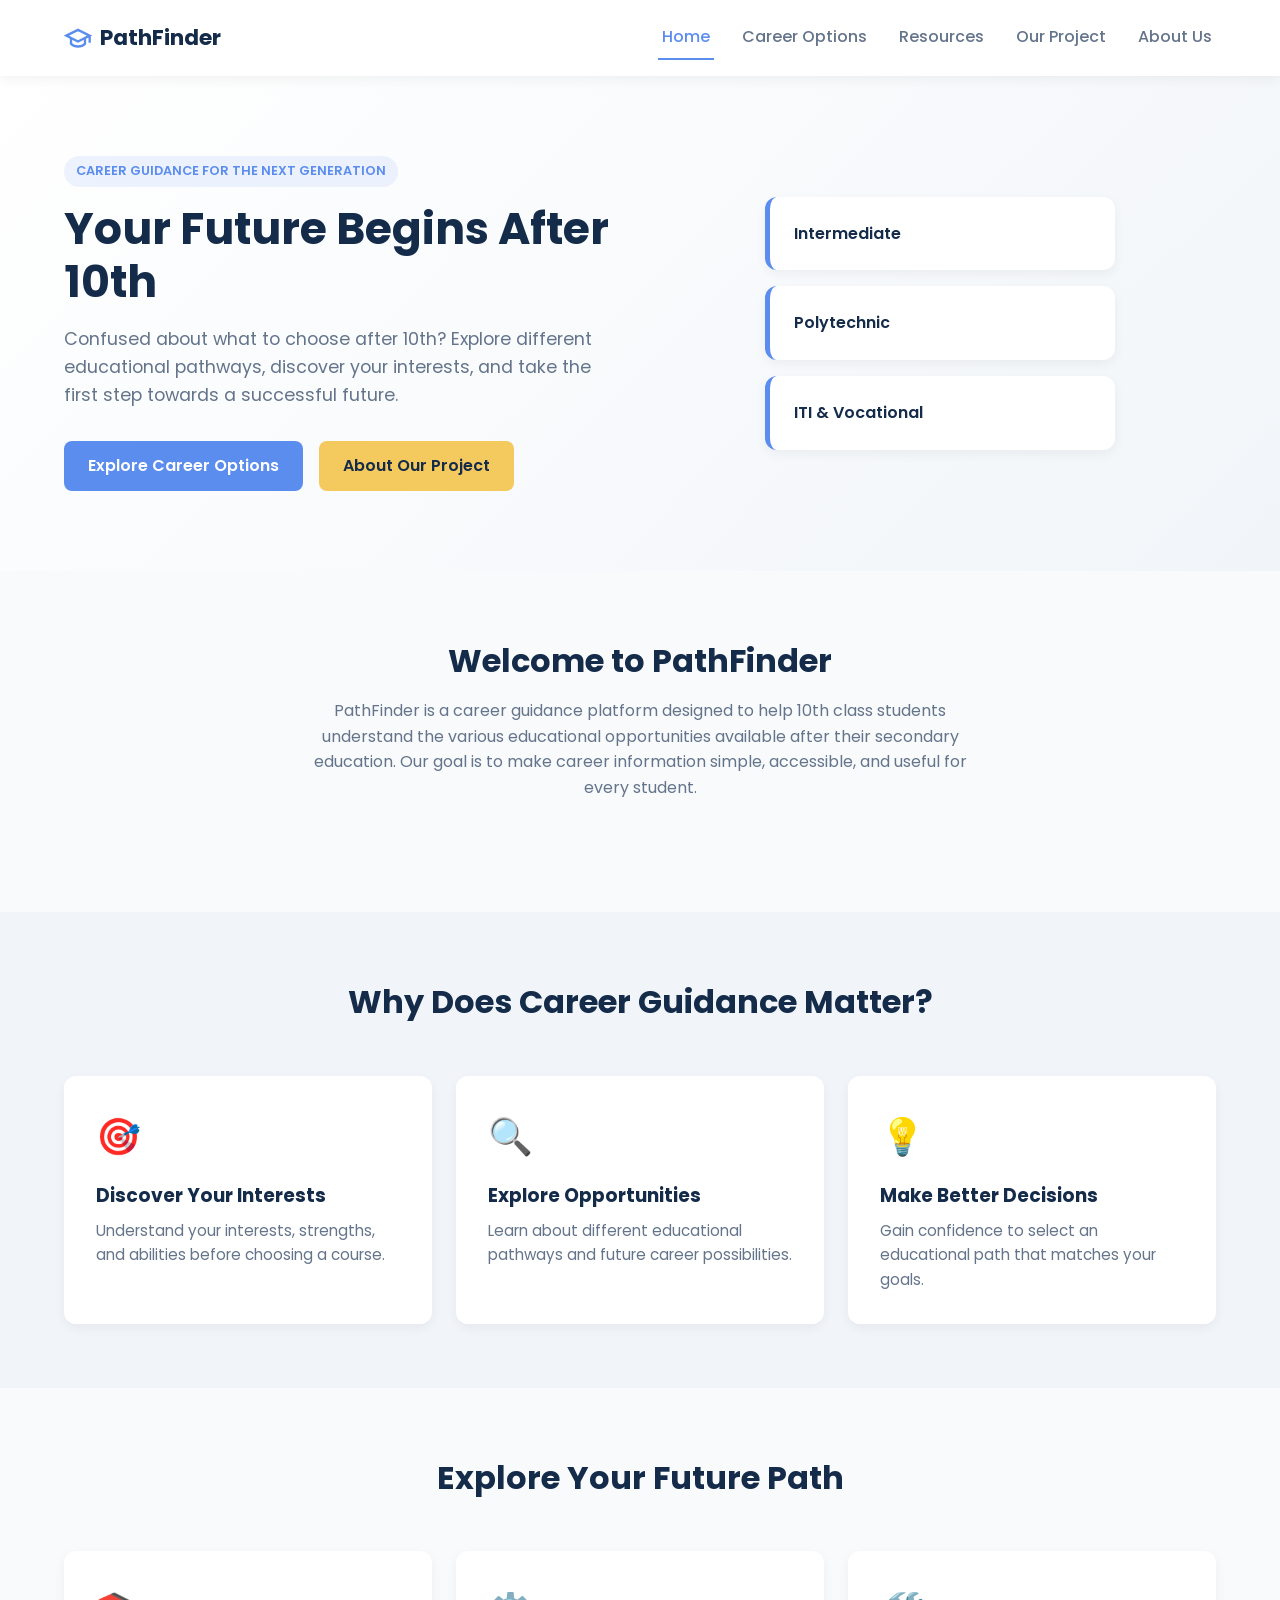
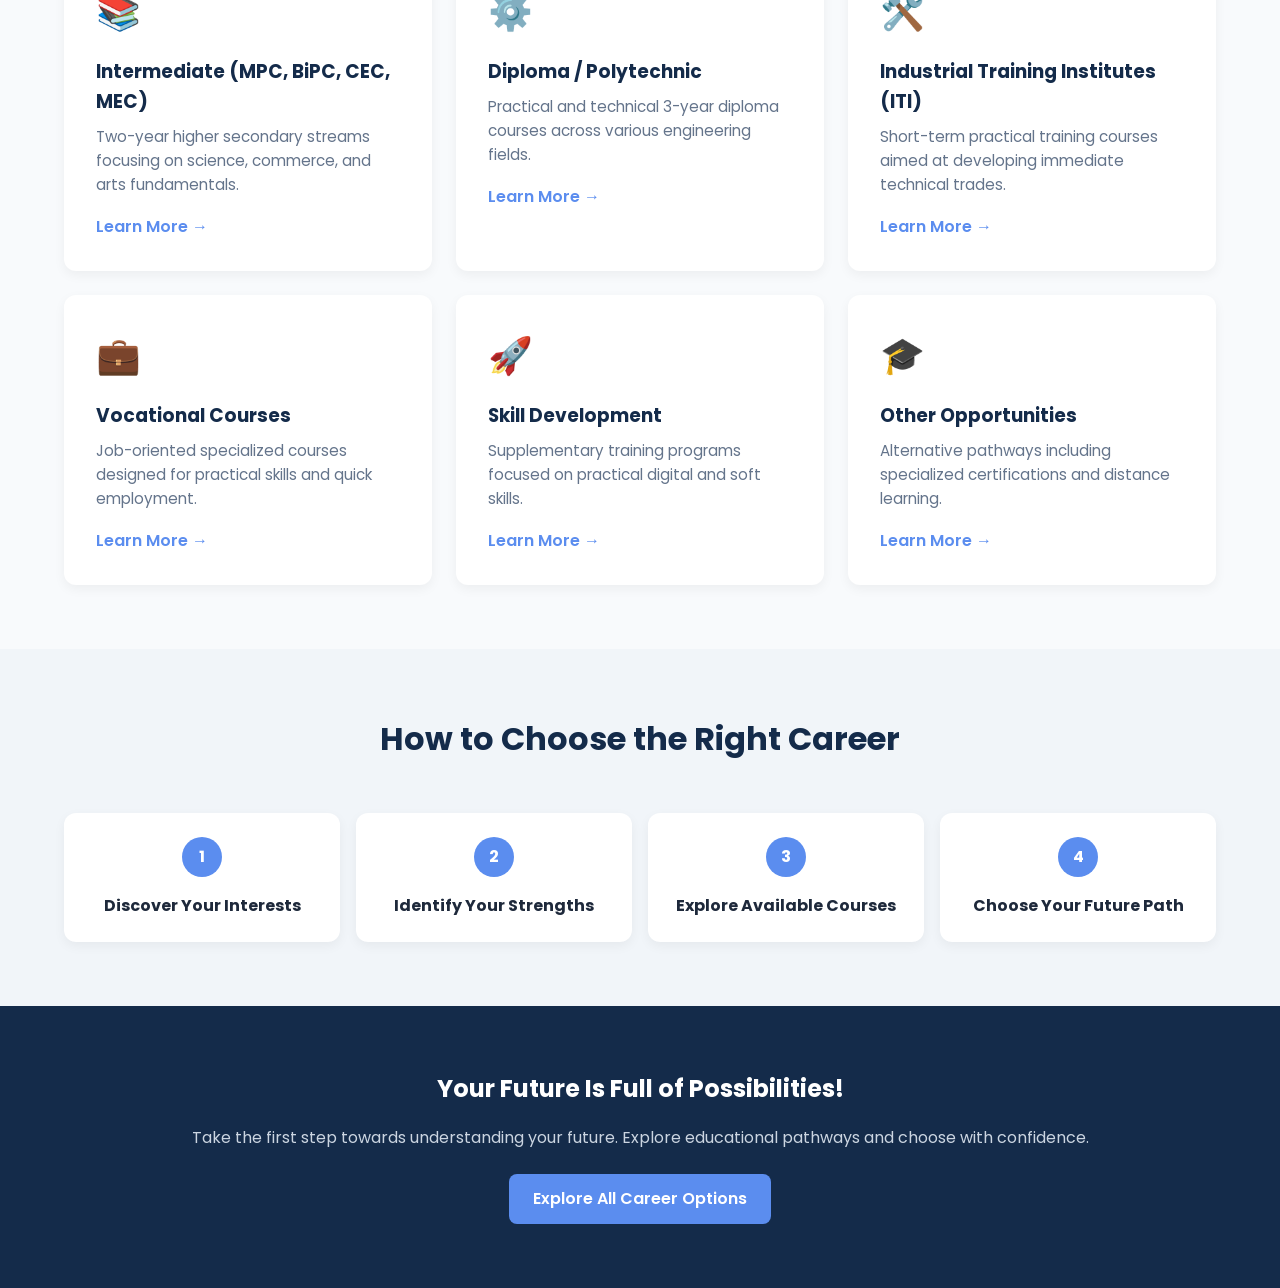
<file: index.html>
<!DOCTYPE html>
<html lang="en">
<head>
  <meta charset="UTF-8">
  <meta name="viewport" content="width=device-width, initial-scale=1.0">
  <title>PathFinder - Career Guidance for 10th Class Students</title>
  <link rel="preconnect" href="https://fonts.googleapis.com">
  <link rel="preconnect" href="https://fonts.gstatic.com" crossorigin>
  <link href="https://fonts.googleapis.com/css2?family=Poppins:wght@300;400;500;600;700&display=swap" rel="stylesheet">
  <link rel="stylesheet" href="css/style.css">
</head>
<body>

  <!-- Navigation Bar -->
  <header class="navbar">
    <div class="nav-container">
      <a href="index.html" class="logo">
        <svg class="logo-icon" xmlns="http://www.w3.org/2000/svg" viewBox="0 0 24 24" fill="none" stroke="currentColor" stroke-width="2"><path d="M22 10v6M2 10l10-5 10 5-10 5z"/><path d="M6 12v5c3 3 9 3 12 0v-5"/></svg>
        <span>PathFinder</span>
      </a>
      <button class="hamburger" id="hamburger-btn" aria-label="Toggle menu">
        <span></span>
        <span></span>
        <span></span>
      </button>
      <nav class="nav-links" id="nav-menu">
        <a href="index.html" class="active">Home</a>
        <a href="careers.html">Career Options</a>
        <a href="resources.html">Resources</a>
        <a href="project.html">Our Project</a>
        <a href="about.html">About Us</a>
      </nav>
    </div>
  </header>

  <main>
    <!-- Hero Section -->
    <section class="hero">
      <div class="container hero-grid">
        <div class="hero-content">
          <span class="badge">CAREER GUIDANCE FOR THE NEXT GENERATION</span>
          <h1>Your Future Begins After 10th</h1>
          <p>Confused about what to choose after 10th? Explore different educational pathways, discover your interests, and take the first step towards a successful future.</p>
          <div class="hero-buttons">
            <a href="careers.html" class="btn btn-primary">Explore Career Options</a>
            <a href="project.html" class="btn btn-secondary">About Our Project</a>
          </div>
        </div>
        <div class="hero-visual">
          <div class="hero-card-stack">
            <div class="hero-badge-card">Intermediate</div>
            <div class="hero-badge-card">Polytechnic</div>
            <div class="hero-badge-card">ITI & Vocational</div>
          </div>
        </div>
      </div>
    </section>

    <!-- Welcome Section -->
    <section class="section">
      <div class="container">
        <div class="section-header">
          <h2>Welcome to PathFinder</h2>
          <p>PathFinder is a career guidance platform designed to help 10th class students understand the various educational opportunities available after their secondary education. Our goal is to make career information simple, accessible, and useful for every student.</p>
        </div>
      </div>
    </section>

    <!-- Why Career Guidance Section -->
    <section class="section bg-light">
      <div class="container">
        <div class="section-header">
          <h2>Why Does Career Guidance Matter?</h2>
        </div>
        <div class="grid grid-3">
          <div class="card reveal">
            <div class="card-icon">🎯</div>
            <h3>Discover Your Interests</h3>
            <p>Understand your interests, strengths, and abilities before choosing a course.</p>
          </div>
          <div class="card reveal">
            <div class="card-icon">🔍</div>
            <h3>Explore Opportunities</h3>
            <p>Learn about different educational pathways and future career possibilities.</p>
          </div>
          <div class="card reveal">
            <div class="card-icon">💡</div>
            <h3>Make Better Decisions</h3>
            <p>Gain confidence to select an educational path that matches your goals.</p>
          </div>
        </div>
      </div>
    </section>

    <!-- Explore Career Pathways -->
    <section class="section">
      <div class="container">
        <div class="section-header">
          <h2>Explore Your Future Path</h2>
        </div>
        <div class="grid grid-3">
          <div class="card reveal">
            <div class="card-icon">📚</div>
            <h3>Intermediate (MPC, BiPC, CEC, MEC)</h3>
            <p>Two-year higher secondary streams focusing on science, commerce, and arts fundamentals.</p>
            <a href="careers.html" class="btn-text">Learn More &rarr;</a>
          </div>
          <div class="card reveal">
            <div class="card-icon">⚙️</div>
            <h3>Diploma / Polytechnic</h3>
            <p>Practical and technical 3-year diploma courses across various engineering fields.</p>
            <a href="careers.html" class="btn-text">Learn More &rarr;</a>
          </div>
          <div class="card reveal">
            <div class="card-icon">🛠️</div>
            <h3>Industrial Training Institutes (ITI)</h3>
            <p>Short-term practical training courses aimed at developing immediate technical trades.</p>
            <a href="careers.html" class="btn-text">Learn More &rarr;</a>
          </div>
          <div class="card reveal">
            <div class="card-icon">💼</div>
            <h3>Vocational Courses</h3>
            <p>Job-oriented specialized courses designed for practical skills and quick employment.</p>
            <a href="careers.html" class="btn-text">Learn More &rarr;</a>
          </div>
          <div class="card reveal">
            <div class="card-icon">🚀</div>
            <h3>Skill Development</h3>
            <p>Supplementary training programs focused on practical digital and soft skills.</p>
            <a href="careers.html" class="btn-text">Learn More &rarr;</a>
          </div>
          <div class="card reveal">
            <div class="card-icon">🎓</div>
            <h3>Other Opportunities</h3>
            <p>Alternative pathways including specialized certifications and distance learning.</p>
            <a href="careers.html" class="btn-text">Learn More &rarr;</a>
          </div>
        </div>
      </div>
    </section>

    <!-- How to Choose -->
    <section class="section bg-light">
      <div class="container">
        <div class="section-header">
          <h2>How to Choose the Right Career</h2>
        </div>
        <div class="timeline">
          <div class="timeline-step">
            <div class="step-num">1</div>
            <h4>Discover Your Interests</h4>
          </div>
          <div class="timeline-step">
            <div class="step-num">2</div>
            <h4>Identify Your Strengths</h4>
          </div>
          <div class="timeline-step">
            <div class="step-num">3</div>
            <h4>Explore Available Courses</h4>
          </div>
          <div class="timeline-step">
            <div class="step-num">4</div>
            <h4>Choose Your Future Path</h4>
          </div>
        </div>
      </div>
    </section>

    <!-- Call to Action -->
    <section class="section cta-section">
      <div class="container text-center">
        <h2>Your Future Is Full of Possibilities!</h2>
        <p>Take the first step towards understanding your future. Explore educational pathways and choose with confidence.</p>
        <a href="careers.html" class="btn btn-primary" style="margin-top: 1.5rem;">Explore All Career Options</a>
      </div>
    </section>
  </main>

  <script src="js/script.js"></script>
</body>
</html>
</file>
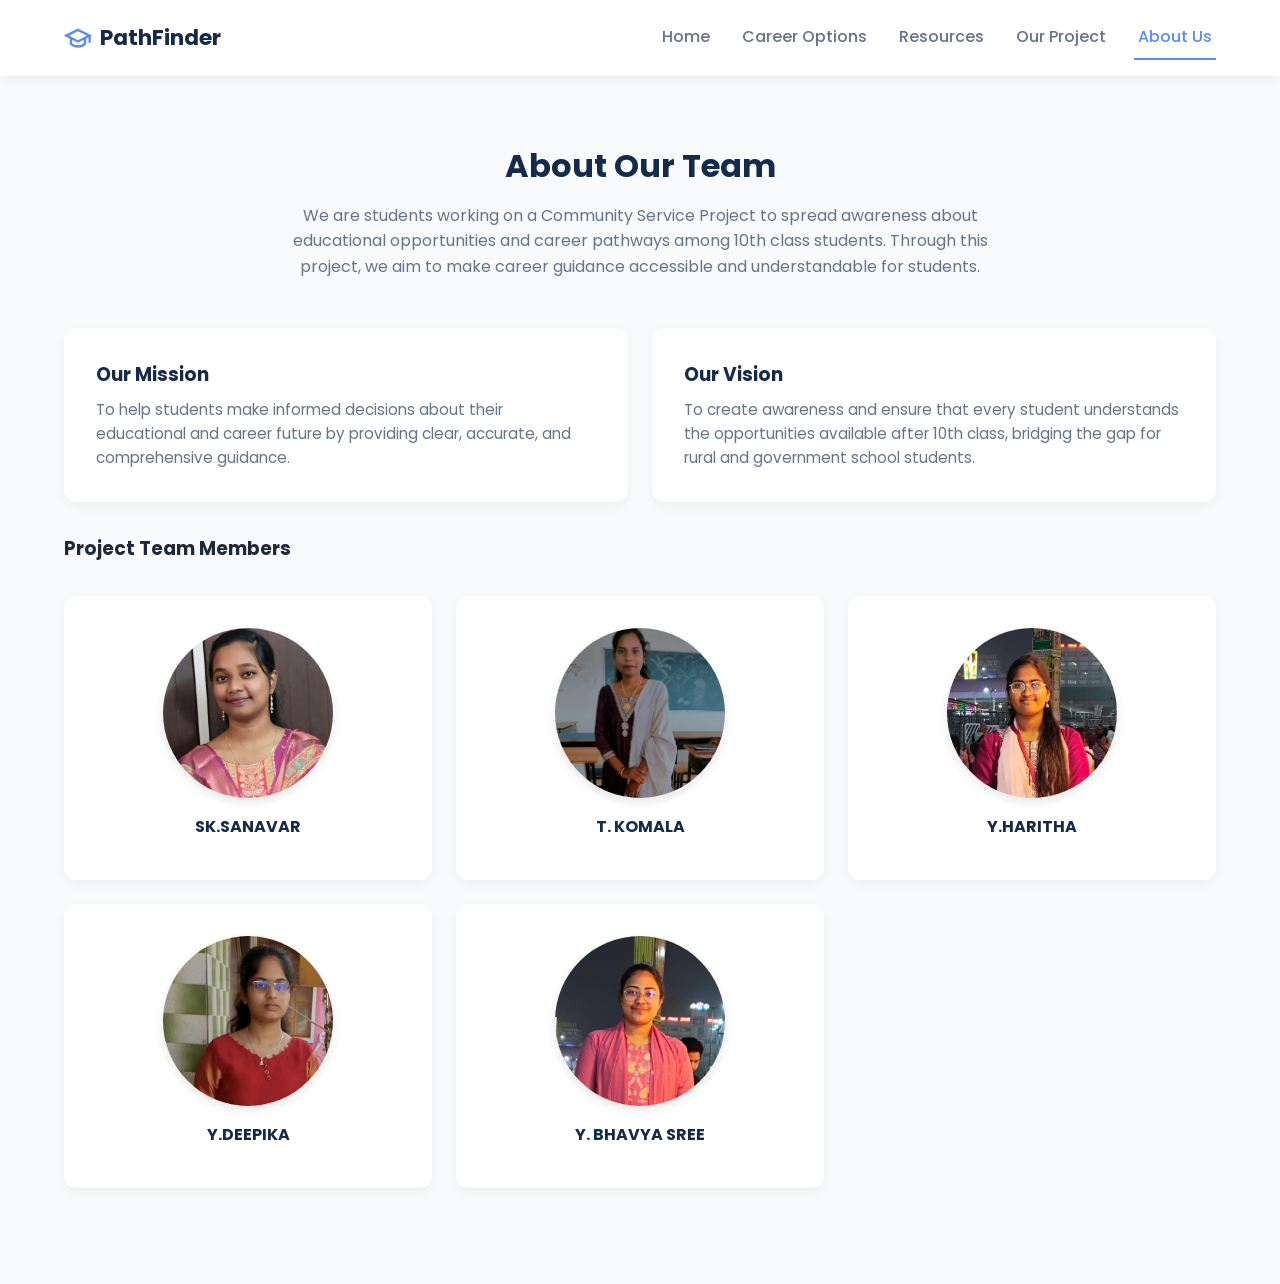
<file: about.html>
<!DOCTYPE html>
<html lang="en">
<head>
  <meta charset="UTF-8">
  <meta name="viewport" content="width=device-width, initial-scale=1.0">
  <title>About Us - PathFinder</title>
  <link rel="preconnect" href="https://fonts.googleapis.com">
  <link rel="preconnect" href="https://fonts.gstatic.com" crossorigin>
  <link href="https://fonts.googleapis.com/css2?family=Poppins:wght@300;400;500;600;700&display=swap" rel="stylesheet">
  <link rel="stylesheet" href="css/style.css">
</head>
<body>

  <!-- Navigation Bar -->
  <header class="navbar">
    <div class="nav-container">
      <a href="index.html" class="logo">
        <svg class="logo-icon" xmlns="http://www.w3.org/2000/svg" viewBox="0 0 24 24" fill="none" stroke="currentColor" stroke-width="2"><path d="M22 10v6M2 10l10-5 10 5-10 5z"/><path d="M6 12v5c3 3 9 3 12 0v-5"/></svg>
        <span>PathFinder</span>
      </a>
      <button class="hamburger" id="hamburger-btn" aria-label="Toggle menu">
        <span></span>
        <span></span>
        <span></span>
      </button>
      <nav class="nav-links" id="nav-menu">
        <a href="index.html">Home</a>
        <a href="careers.html">Career Options</a>
        <a href="resources.html">Resources</a>
        <a href="project.html">Our Project</a>
        <a href="about.html" class="active">About Us</a>
      </nav>
    </div>
  </header>

  <main class="section">
    <div class="container">
      <div class="section-header">
        <h2>About Our Team</h2>
        <p>We are students working on a Community Service Project to spread awareness about educational opportunities and career pathways among 10th class students. Through this project, we aim to make career guidance accessible and understandable for students.</p>
      </div>

      <div class="grid grid-2 mb-2">
        <div class="card reveal">
          <h3>Our Mission</h3>
          <p>To help students make informed decisions about their educational and career future by providing clear, accurate, and comprehensive guidance.</p>
        </div>
        <div class="card reveal">
          <h3>Our Vision</h3>
          <p>To create awareness and ensure that every student understands the opportunities available after 10th class, bridging the gap for rural and government school students.</p>
        </div>
      </div>

      <h3 class="mt-2 mb-2">Project Team Members</h3>
      <div class="grid grid-3 mb-2">
  
        <div class="card reveal text-center">
          <img src="photos/s2.jpeg" alt="Team Member 1" style="width: 170px; height: 170px; border-radius: 50%; object-fit: cover;object-position: 150% 30%; margin: 0 auto 1rem auto; display: block; box-shadow: 0 4px 10px rgba(0,0,0,0.1);">
          <h4>SK.SANAVAR</h4>
          
        </div>

        <!-- Team Member 2 -->
        <div class="card reveal text-center">
          <img src="photos/bhavya.jpeg" alt="Team Member 2" style="width: 170px; height: 170px; border-radius: 50%; object-fit: cover; object-position: 150% top;margin: 0 auto 1rem auto; display: block; box-shadow: 0 4px 10px rgba(0,0,0,0.1);">
          <h4>T. KOMALA</h4>
        </div>

        <!-- Team Member 3 -->
        <div class="card reveal text-center">
          <img src="photos/haritha.jpeg" alt="Team Member 3" style="width: 170px; height: 170px; border-radius: 50%; object-fit: cover; margin: 0 auto 1rem auto; display: block; box-shadow: 0 4px 10px rgba(0,0,0,0.1);">
          <h4>Y.HARITHA</h4>
        </div>

        <!-- Team Member 4 -->
        <div class="card reveal text-center">
          <img src="photos/deepika.jpeg" alt="Team Member 4" style="width: 170px; height: 170px; border-radius: 50%; object-fit: cover; margin: 0 auto 1rem auto; display: block; box-shadow: 0 4px 10px rgba(0,0,0,0.1);">
          <h4>Y.DEEPIKA</h4>
        </div>

        <!-- Team Member 5 -->
        <div class="card reveal text-center">
          <img src="photos/KOMALA.jpeg" alt="Team Member 5" style="width: 170px; height: 170px; border-radius: 50%; object-fit: cover; margin: 0 auto 1rem auto; display: block; box-shadow: 0 4px 10px rgba(0,0,0,0.1);">
          <h4>Y. BHAVYA SREE </h4>
        </div>
      </div>

    </div>
  </main>

  <script src="js/script.js"></script>
</body>
</html>
</file>
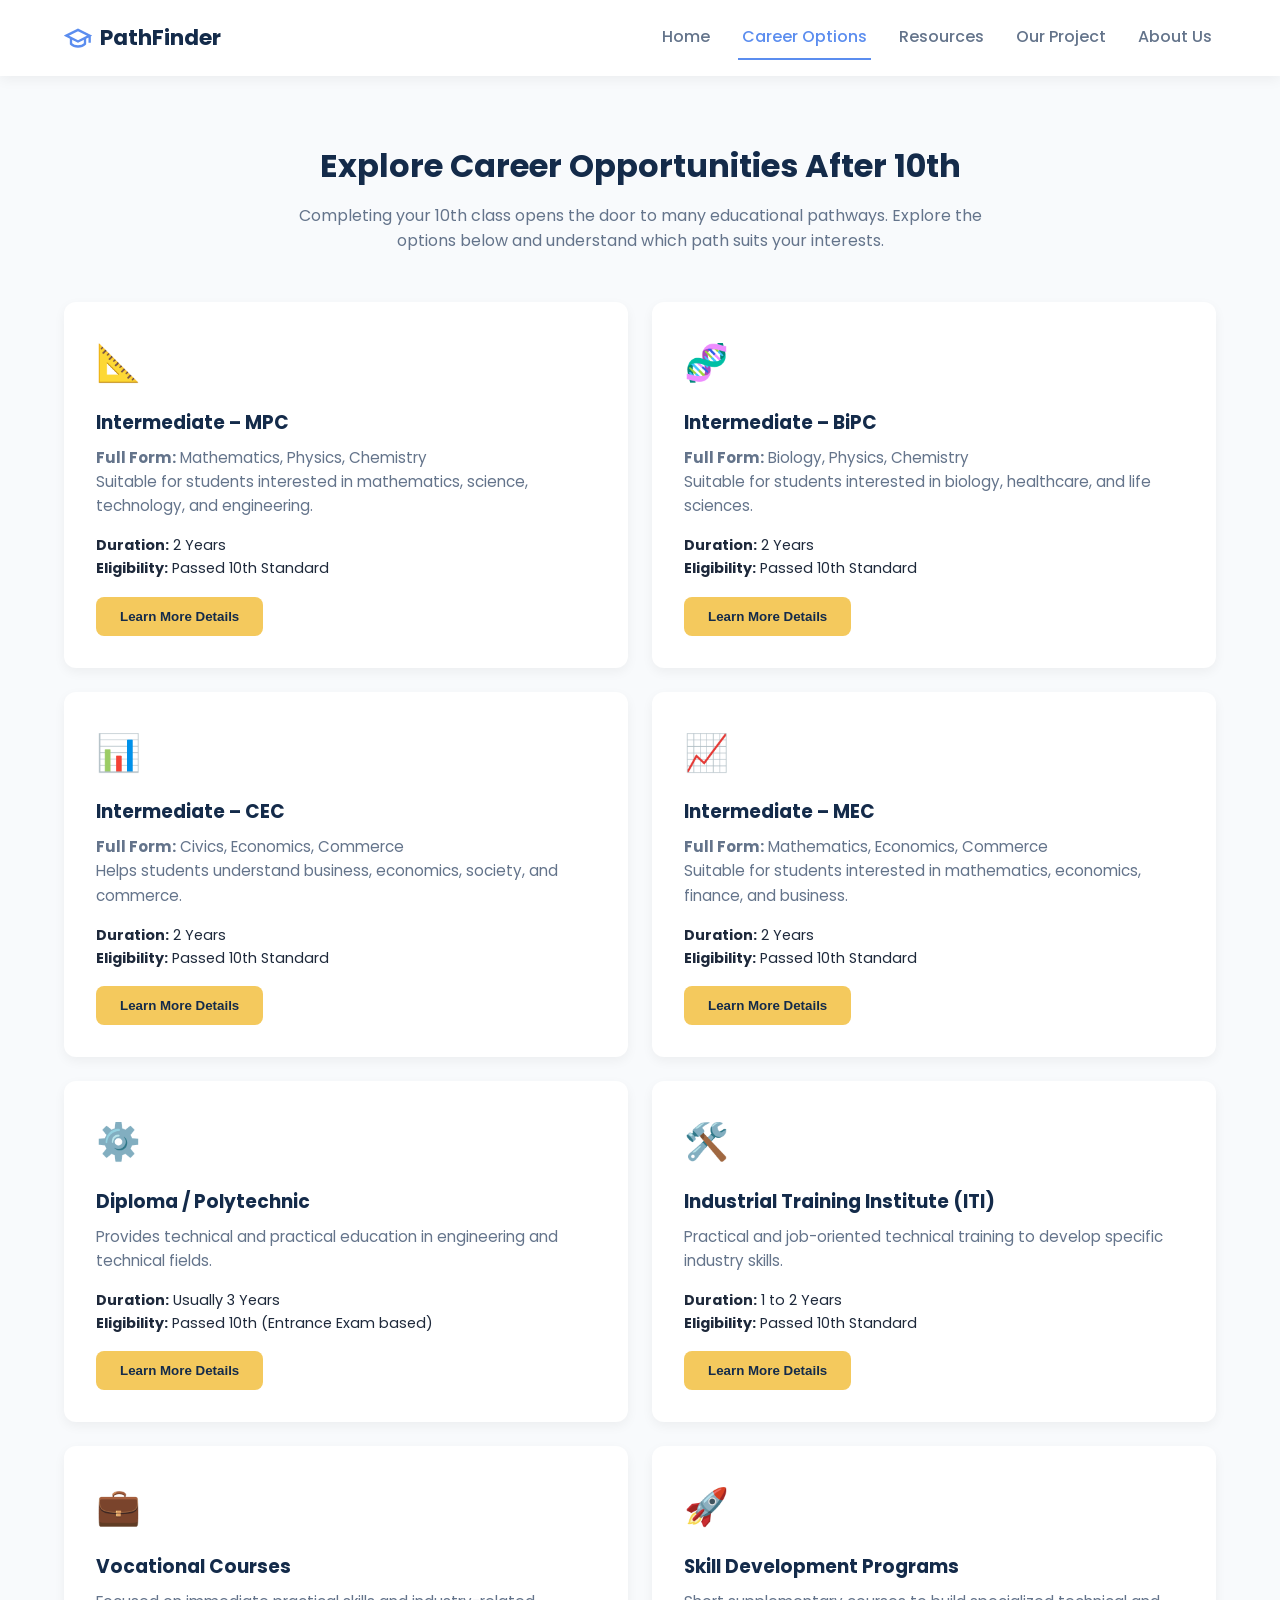
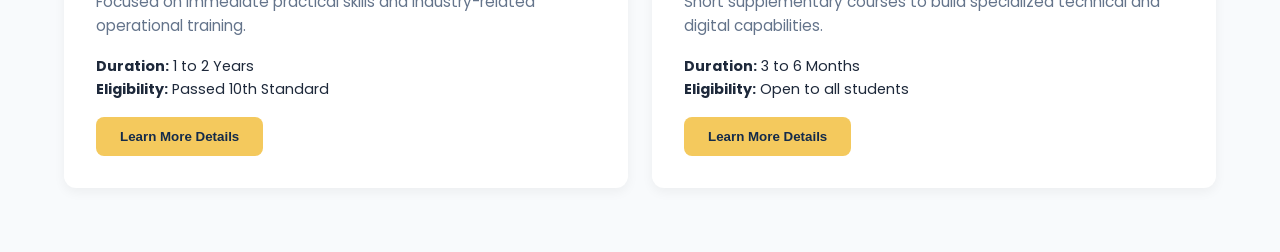
<file: careers.html>
<!DOCTYPE html>
<html lang="en">
<head>
  <meta charset="UTF-8">
  <meta name="viewport" content="width=device-width, initial-scale=1.0">
  <title>Career Options - PathFinder</title>
  <link rel="preconnect" href="https://fonts.googleapis.com">
  <link rel="preconnect" href="https://fonts.gstatic.com" crossorigin>
  <link href="https://fonts.googleapis.com/css2?family=Poppins:wght@300;400;500;600;700&display=swap" rel="stylesheet">
  <link rel="stylesheet" href="css/style.css">
</head>
<body>

  <!-- Navigation Bar -->
  <header class="navbar">
    <div class="nav-container">
      <a href="index.html" class="logo">
        <svg class="logo-icon" xmlns="http://www.w3.org/2000/svg" viewBox="0 0 24 24" fill="none" stroke="currentColor" stroke-width="2"><path d="M22 10v6M2 10l10-5 10 5-10 5z"/><path d="M6 12v5c3 3 9 3 12 0v-5"/></svg>
        <span>PathFinder</span>
      </a>
      <button class="hamburger" id="hamburger-btn" aria-label="Toggle menu">
        <span></span>
        <span></span>
        <span></span>
      </button>
      <nav class="nav-links" id="nav-menu">
        <a href="index.html">Home</a>
        <a href="careers.html" class="active">Career Options</a>
        <a href="resources.html">Resources</a>
        <a href="project.html">Our Project</a>
        <a href="about.html">About Us</a>
      </nav>
    </div>
  </header>

  <main class="section">
    <div class="container">
      <div class="section-header">
        <h2>Explore Career Opportunities After 10th</h2>
        <p>Completing your 10th class opens the door to many educational pathways. Explore the options below and understand which path suits your interests.</p>
      </div>

      <div class="grid grid-2">
        <!-- MPC -->
        <div class="card reveal">
          <div class="card-icon">📐</div>
          <h3>Intermediate – MPC</h3>
          <p><strong>Full Form:</strong> Mathematics, Physics, Chemistry</p>
          <p>Suitable for students interested in mathematics, science, technology, and engineering.</p>
          <ul class="card-meta">
            <li><strong>Duration:</strong> 2 Years</li>
            <li><strong>Eligibility:</strong> Passed 10th Standard</li>
          </ul>
          <button class="btn btn-secondary modal-trigger" data-course="mpc">Learn More Details</button>
        </div>

        <!-- BiPC -->
        <div class="card reveal">
          <div class="card-icon">🧬</div>
          <h3>Intermediate – BiPC</h3>
          <p><strong>Full Form:</strong> Biology, Physics, Chemistry</p>
          <p>Suitable for students interested in biology, healthcare, and life sciences.</p>
          <ul class="card-meta">
            <li><strong>Duration:</strong> 2 Years</li>
            <li><strong>Eligibility:</strong> Passed 10th Standard</li>
          </ul>
          <button class="btn btn-secondary modal-trigger" data-course="bipc">Learn More Details</button>
        </div>

        <!-- CEC -->
        <div class="card reveal">
          <div class="card-icon">📊</div>
          <h3>Intermediate – CEC</h3>
          <p><strong>Full Form:</strong> Civics, Economics, Commerce</p>
          <p>Helps students understand business, economics, society, and commerce.</p>
          <ul class="card-meta">
            <li><strong>Duration:</strong> 2 Years</li>
            <li><strong>Eligibility:</strong> Passed 10th Standard</li>
          </ul>
          <button class="btn btn-secondary modal-trigger" data-course="cec">Learn More Details</button>
        </div>

        <!-- MEC -->
        <div class="card reveal">
          <div class="card-icon">📈</div>
          <h3>Intermediate – MEC</h3>
          <p><strong>Full Form:</strong> Mathematics, Economics, Commerce</p>
          <p>Suitable for students interested in mathematics, economics, finance, and business.</p>
          <ul class="card-meta">
            <li><strong>Duration:</strong> 2 Years</li>
            <li><strong>Eligibility:</strong> Passed 10th Standard</li>
          </ul>
          <button class="btn btn-secondary modal-trigger" data-course="mec">Learn More Details</button>
        </div>

        <!-- Diploma / Polytechnic -->
        <div class="card reveal">
          <div class="card-icon">⚙️</div>
          <h3>Diploma / Polytechnic</h3>
          <p>Provides technical and practical education in engineering and technical fields.</p>
          <ul class="card-meta">
            <li><strong>Duration:</strong> Usually 3 Years</li>
            <li><strong>Eligibility:</strong> Passed 10th (Entrance Exam based)</li>
          </ul>
          <button class="btn btn-secondary modal-trigger" data-course="polytechnic">Learn More Details</button>
        </div>

        <!-- ITI -->
        <div class="card reveal">
          <div class="card-icon">🛠️</div>
          <h3>Industrial Training Institute (ITI)</h3>
          <p>Practical and job-oriented technical training to develop specific industry skills.</p>
          <ul class="card-meta">
            <li><strong>Duration:</strong> 1 to 2 Years</li>
            <li><strong>Eligibility:</strong> Passed 10th Standard</li>
          </ul>
          <button class="btn btn-secondary modal-trigger" data-course="iti">Learn More Details</button>
        </div>

        <!-- Vocational Courses -->
        <div class="card reveal">
          <div class="card-icon">💼</div>
          <h3>Vocational Courses</h3>
          <p>Focused on immediate practical skills and industry-related operational training.</p>
          <ul class="card-meta">
            <li><strong>Duration:</strong> 1 to 2 Years</li>
            <li><strong>Eligibility:</strong> Passed 10th Standard</li>
          </ul>
          <button class="btn btn-secondary modal-trigger" data-course="vocational">Learn More Details</button>
        </div>

        <!-- Skill Development -->
        <div class="card reveal">
          <div class="card-icon">🚀</div>
          <h3>Skill Development Programs</h3>
          <p>Short supplementary courses to build specialized technical and digital capabilities.</p>
          <ul class="card-meta">
            <li><strong>Duration:</strong> 3 to 6 Months</li>
            <li><strong>Eligibility:</strong> Open to all students</li>
          </ul>
          <button class="btn btn-secondary modal-trigger" data-course="skill">Learn More Details</button>
        </div>
      </div>
    </div>
  </main>

  <!-- Modal Overlay -->
  <div class="modal" id="course-modal">
    <div class="modal-content">
      <button class="modal-close" id="modal-close-btn">&times;</button>
      <div id="modal-body-content"></div>
    </div>
  </div>

  <script src="js/script.js"></script>
</body>
</html>
</file>
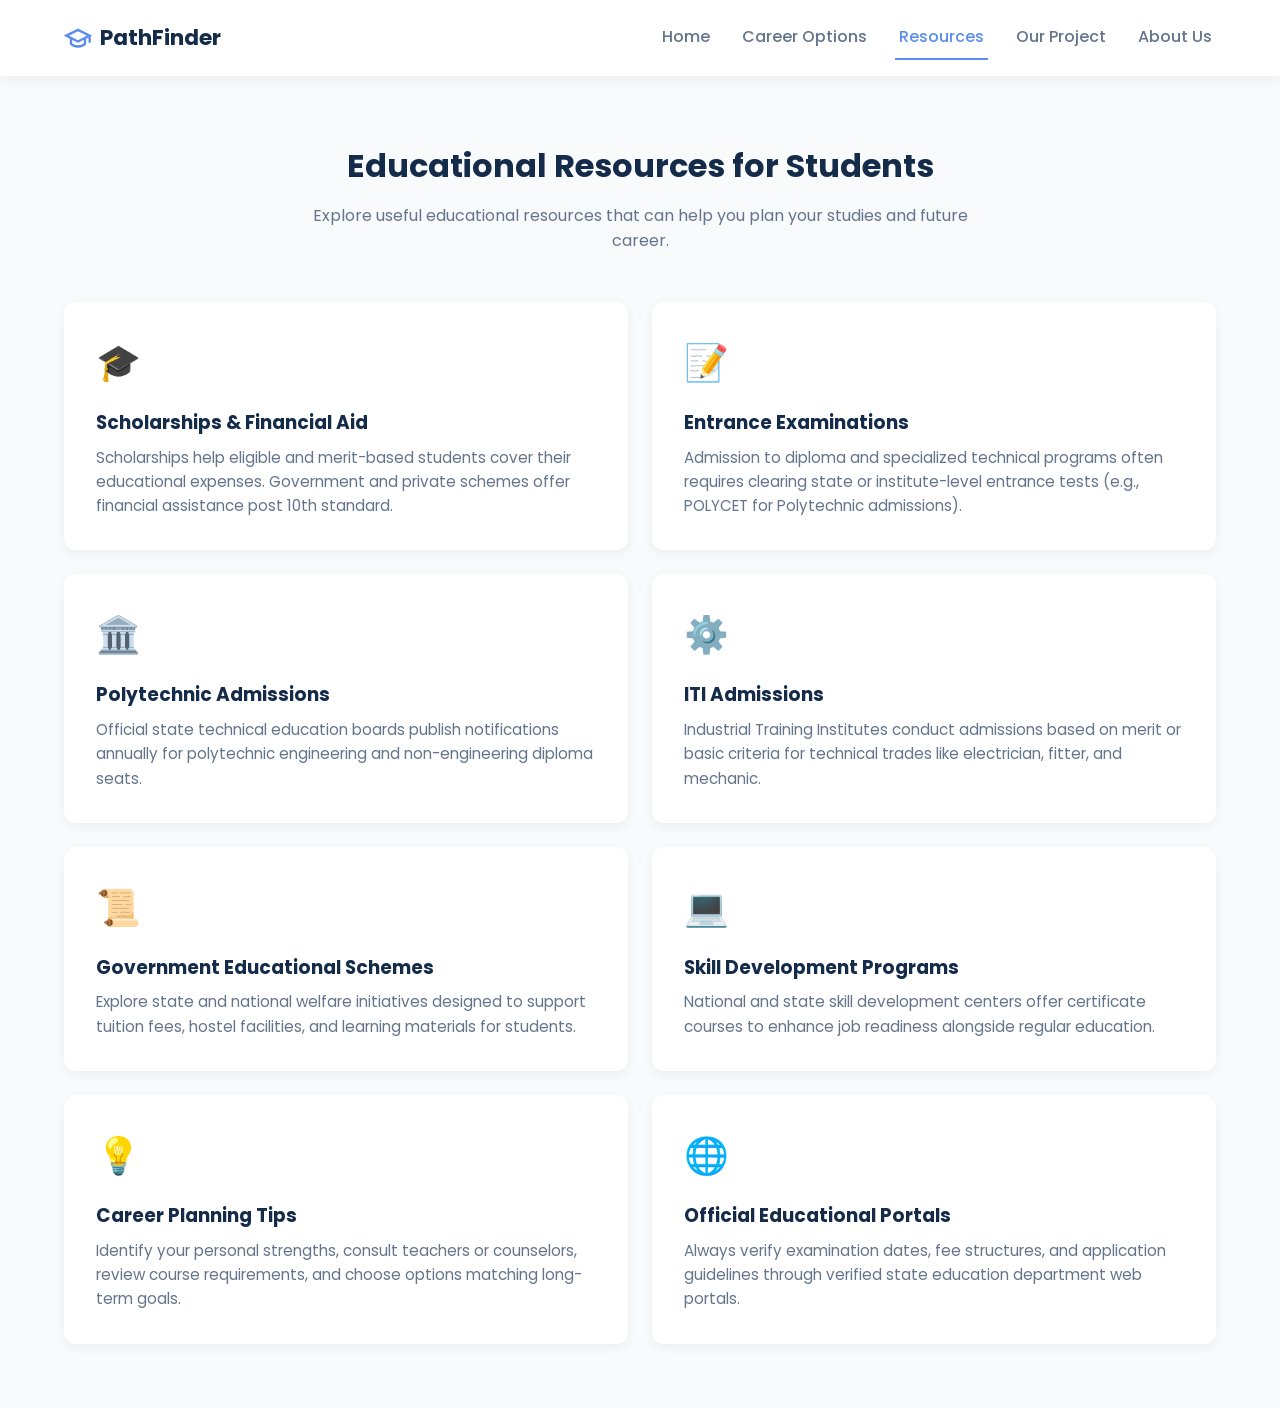
<file: resources.html>
<!DOCTYPE html>
<html lang="en">
<head>
  <meta charset="UTF-8">
  <meta name="viewport" content="width=device-width, initial-scale=1.0">
  <title>Educational Resources - PathFinder</title>
  <link rel="preconnect" href="https://fonts.googleapis.com">
  <link rel="preconnect" href="https://fonts.gstatic.com" crossorigin>
  <link href="https://fonts.googleapis.com/css2?family=Poppins:wght@300;400;500;600;700&display=swap" rel="stylesheet">
  <link rel="stylesheet" href="css/style.css">
</head>
<body>

  <!-- Navigation Bar -->
  <header class="navbar">
    <div class="nav-container">
      <a href="index.html" class="logo">
        <svg class="logo-icon" xmlns="http://www.w3.org/2000/svg" viewBox="0 0 24 24" fill="none" stroke="currentColor" stroke-width="2"><path d="M22 10v6M2 10l10-5 10 5-10 5z"/><path d="M6 12v5c3 3 9 3 12 0v-5"/></svg>
        <span>PathFinder</span>
      </a>
      <button class="hamburger" id="hamburger-btn" aria-label="Toggle menu">
        <span></span>
        <span></span>
        <span></span>
      </button>
      <nav class="nav-links" id="nav-menu">
        <a href="index.html">Home</a>
        <a href="careers.html">Career Options</a>
        <a href="resources.html" class="active">Resources</a>
        <a href="project.html">Our Project</a>
        <a href="about.html">About Us</a>
      </nav>
    </div>
  </header>

  <main class="section">
    <div class="container">
      <div class="section-header">
        <h2>Educational Resources for Students</h2>
        <p>Explore useful educational resources that can help you plan your studies and future career.</p>
      </div>

      <div class="grid grid-2">
        <div class="card reveal">
          <div class="card-icon">🎓</div>
          <h3>Scholarships & Financial Aid</h3>
          <p>Scholarships help eligible and merit-based students cover their educational expenses. Government and private schemes offer financial assistance post 10th standard.</p>
        </div>

        <div class="card reveal">
          <div class="card-icon">📝</div>
          <h3>Entrance Examinations</h3>
          <p>Admission to diploma and specialized technical programs often requires clearing state or institute-level entrance tests (e.g., POLYCET for Polytechnic admissions).</p>
        </div>

        <div class="card reveal">
          <div class="card-icon">🏛️</div>
          <h3>Polytechnic Admissions</h3>
          <p>Official state technical education boards publish notifications annually for polytechnic engineering and non-engineering diploma seats.</p>
        </div>

        <div class="card reveal">
          <div class="card-icon">⚙️</div>
          <h3>ITI Admissions</h3>
          <p>Industrial Training Institutes conduct admissions based on merit or basic criteria for technical trades like electrician, fitter, and mechanic.</p>
        </div>

        <div class="card reveal">
          <div class="card-icon">📜</div>
          <h3>Government Educational Schemes</h3>
          <p>Explore state and national welfare initiatives designed to support tuition fees, hostel facilities, and learning materials for students.</p>
        </div>

        <div class="card reveal">
          <div class="card-icon">💻</div>
          <h3>Skill Development Programs</h3>
          <p>National and state skill development centers offer certificate courses to enhance job readiness alongside regular education.</p>
        </div>

        <div class="card reveal">
          <div class="card-icon">💡</div>
          <h3>Career Planning Tips</h3>
          <p>Identify your personal strengths, consult teachers or counselors, review course requirements, and choose options matching long-term goals.</p>
        </div>

        <div class="card reveal">
          <div class="card-icon">🌐</div>
          <h3>Official Educational Portals</h3>
          <p>Always verify examination dates, fee structures, and application guidelines through verified state education department web portals.</p>
        </div>
      </div>
    </div>
  </main>

  <script src="js/script.js"></script>
</body>
</html>
</file>
<file: css/style.css>
:root {
  --primary-navy: #142B4A;
  --secondary-blue: #5B8DEF;
  --accent-yellow: #F4C95D;
  --light-bg: #F8FAFC;
  --white: #FFFFFF;
  --main-text: #1E293B;
  --secondary-text: #64748B;
  --shadow: 0 4px 12px rgba(0, 0, 0, 0.05);
  --shadow-hover: 0 8px 24px rgba(0, 0, 0, 0.1);
  --transition: all 0.3s ease;
}

* {
  box-sizing: border-box;
  margin: 0;
  padding: 0;
}

body {
  font-family: 'Poppins', sans-serif;
  background-color: var(--light-bg);
  color: var(--main-text);
  line-height: 1.6;
}

a {
  text-decoration: none;
  color: inherit;
}

/* Layout Utilities */
.container {
  max-width: 1200px;
  margin: 0 auto;
  padding: 0 1.5rem;
}

.section {
  padding: 4rem 0;
}

.bg-light {
  background-color: #F1F5F9;
}

.text-center {
  text-align: center;
}

.mb-2 { margin-bottom: 2rem; }
.mt-2 { margin-top: 2rem; }

/* Sticky Navbar */
.navbar {
  position: sticky;
  top: 0;
  background: var(--white);
  box-shadow: var(--shadow);
  z-index: 1000;
}

.nav-container {
  max-width: 1200px;
  margin: 0 auto;
  padding: 1rem 1.5rem;
  display: flex;
  justify-content: space-between;
  align-items: center;
}

.logo {
  display: flex;
  align-items: center;
  gap: 0.5rem;
  font-weight: 700;
  font-size: 1.35rem;
  color: var(--primary-navy);
}

.logo-icon {
  width: 28px;
  height: 28px;
  stroke: var(--secondary-blue);
}

.nav-links {
  display: flex;
  gap: 1.5rem;
}

.nav-links a {
  font-weight: 500;
  color: var(--secondary-text);
  padding: 0.5rem 0.25rem;
  transition: var(--transition);
}

.nav-links a:hover,
.nav-links a.active {
  color: var(--secondary-blue);
  border-bottom: 2px solid var(--secondary-blue);
}

.hamburger {
  display: none;
  background: none;
  border: none;
  cursor: pointer;
  flex-direction: column;
  gap: 4px;
}

.hamburger span {
  width: 24px;
  height: 3px;
  background-color: var(--main-text);
  border-radius: 2px;
}

/* Hero Section */
.hero {
  padding: 5rem 0;
  background: linear-gradient(135deg, #FFFFFF 0%, #F1F5F9 100%);
}

.hero-grid {
  display: grid;
  grid-template-columns: 1fr 1fr;
  gap: 3rem;
  align-items: center;
}

.badge {
  display: inline-block;
  background-color: rgba(91, 141, 239, 0.1);
  color: var(--secondary-blue);
  padding: 0.35rem 0.75rem;
  border-radius: 20px;
  font-size: 0.8rem;
  font-weight: 600;
  margin-bottom: 1rem;
}

.hero-content h1 {
  font-size: 2.75rem;
  color: var(--primary-navy);
  line-height: 1.2;
  margin-bottom: 1rem;
}

.hero-content p {
  color: var(--secondary-text);
  font-size: 1.1rem;
  margin-bottom: 2rem;
}

.hero-buttons {
  display: flex;
  gap: 1rem;
}

/* Buttons */
.btn {
  display: inline-block;
  padding: 0.75rem 1.5rem;
  border-radius: 8px;
  font-weight: 600;
  cursor: pointer;
  transition: var(--transition);
  border: none;
}

.btn-primary {
  background-color: var(--secondary-blue);
  color: var(--white);
}

.btn-primary:hover {
  background-color: #4a7be0;
  transform: translateY(-2px);
}

.btn-secondary {
  background-color: var(--accent-yellow);
  color: var(--primary-navy);
}

.btn-secondary:hover {
  background-color: #e5b94c;
  transform: translateY(-2px);
}

.btn-text {
  color: var(--secondary-blue);
  font-weight: 600;
  display: inline-block;
  margin-top: 1rem;
}

/* Hero Visual Decorative Cards */
.hero-visual {
  display: flex;
  justify-content: center;
}

.hero-card-stack {
  display: flex;
  flex-direction: column;
  gap: 1rem;
  width: 100%;
  max-width: 350px;
}

.hero-badge-card {
  background: var(--white);
  padding: 1.5rem;
  border-radius: 12px;
  box-shadow: var(--shadow);
  font-weight: 600;
  color: var(--primary-navy);
  border-left: 5px solid var(--secondary-blue);
}

/* Section Titles */
.section-header {
  text-align: center;
  max-width: 700px;
  margin: 0 auto 3rem auto;
}

.section-header h2 {
  font-size: 2rem;
  color: var(--primary-navy);
  margin-bottom: 0.75rem;
}

.section-header p {
  color: var(--secondary-text);
}

/* Grid & Cards */
.grid {
  display: grid;
  gap: 1.5rem;
}

.grid-2 { grid-template-columns: repeat(2, 1fr); }
.grid-3 { grid-template-columns: repeat(3, 1fr); }
.grid-4 { grid-template-columns: repeat(4, 1fr); }

.card {
  background: var(--white);
  padding: 2rem;
  border-radius: 12px;
  box-shadow: var(--shadow);
  transition: var(--transition);
}

.card:hover {
  transform: translateY(-4px);
  box-shadow: var(--shadow-hover);
}

.card-icon {
  font-size: 2.25rem;
  margin-bottom: 1rem;
}

.card h3, .card h4 {
  color: var(--primary-navy);
  margin-bottom: 0.5rem;
}

.card p {
  color: var(--secondary-text);
  font-size: 0.95rem;
}

.card-meta {
  list-style: none;
  margin: 1rem 0;
  font-size: 0.9rem;
  color: var(--main-text);
}

/* Timeline */
.timeline {
  display: flex;
  justify-content: space-between;
  gap: 1rem;
}

.timeline-step {
  background: var(--white);
  padding: 1.5rem;
  border-radius: 12px;
  flex: 1;
  text-align: center;
  box-shadow: var(--shadow);
}

.step-num {
  width: 40px;
  height: 40px;
  background: var(--secondary-blue);
  color: var(--white);
  border-radius: 50%;
  display: flex;
  align-items: center;
  justify-content: center;
  margin: 0 auto 1rem auto;
  font-weight: 700;
}

/* Call to Action */
.cta-section {
  background: var(--primary-navy);
  color: var(--white);
}

.cta-section h2 {
  color: var(--white);
  margin-bottom: 1rem;
}

.cta-section p {
  color: #CBD5E1;
}

/* Photo Gallery Grid - Optimized to fix gaps with multiple images */
.gallery-grid {
  display: grid;
  grid-template-columns: repeat(auto-fill, minmax(280px, 1fr));
  gap: 1.5rem;
  align-items: start;
}

.gallery-item {
  position: relative;
  border-radius: 12px;
  overflow: hidden;
  box-shadow: var(--shadow);
  cursor: pointer;
  background: #E2E8F0;
}

.gallery-item img {
  width: 100%;
  height: 220px;
  object-fit: cover;
  display: block;
  transition: var(--transition);
}

.gallery-item:hover img {
  transform: scale(1.05);
}

.gallery-caption {
  position: absolute;
  bottom: 0;
  left: 0;
  right: 0;
  background: rgba(20, 43, 74, 0.85);
  color: var(--white);
  padding: 0.75rem;
  font-size: 0.85rem;
  text-align: center;
}

/* Modal Popup */
.modal {
  display: none;
  position: fixed;
  top: 0;
  left: 0;
  width: 100%;
  height: 100%;
  background: rgba(0, 0, 0, 0.6);
  z-index: 2000;
  align-items: center;
  justify-content: center;
  padding: 1rem;
}

.modal.active {
  display: flex;
}

.modal-content {
  background: var(--white);
  padding: 2.5rem;
  border-radius: 12px;
  max-width: 600px;
  width: 100%;
  position: relative;
  max-height: 85vh;
  overflow-y: auto;
}

.modal-close {
  position: absolute;
  top: 1rem;
  right: 1.25rem;
  font-size: 1.75rem;
  background: none;
  border: none;
  cursor: pointer;
  color: var(--secondary-text);
}

/* Scroll Animations */
.reveal {
  opacity: 0;
  transform: translateY(20px);
  transition: opacity 0.6s ease, transform 0.6s ease;
}

.reveal.visible {
  opacity: 1;
  transform: translateY(0);
}

/* Responsive Media Queries */
@media (max-width: 900px) {
  .hero-grid, .grid-2, .grid-3, .grid-4 {
    grid-template-columns: 1fr;
  }
  
  .timeline {
    flex-direction: column;
  }
  
  .hamburger {
    display: flex;
  }
  
  .nav-links {
    display: none;
    position: absolute;
    top: 100%;
    left: 0;
    right: 0;
    background: var(--white);
    flex-direction: column;
    padding: 1.5rem;
    box-shadow: var(--shadow);
  }
  
  .nav-links.active {
    display: flex;
  }
}
</file>
